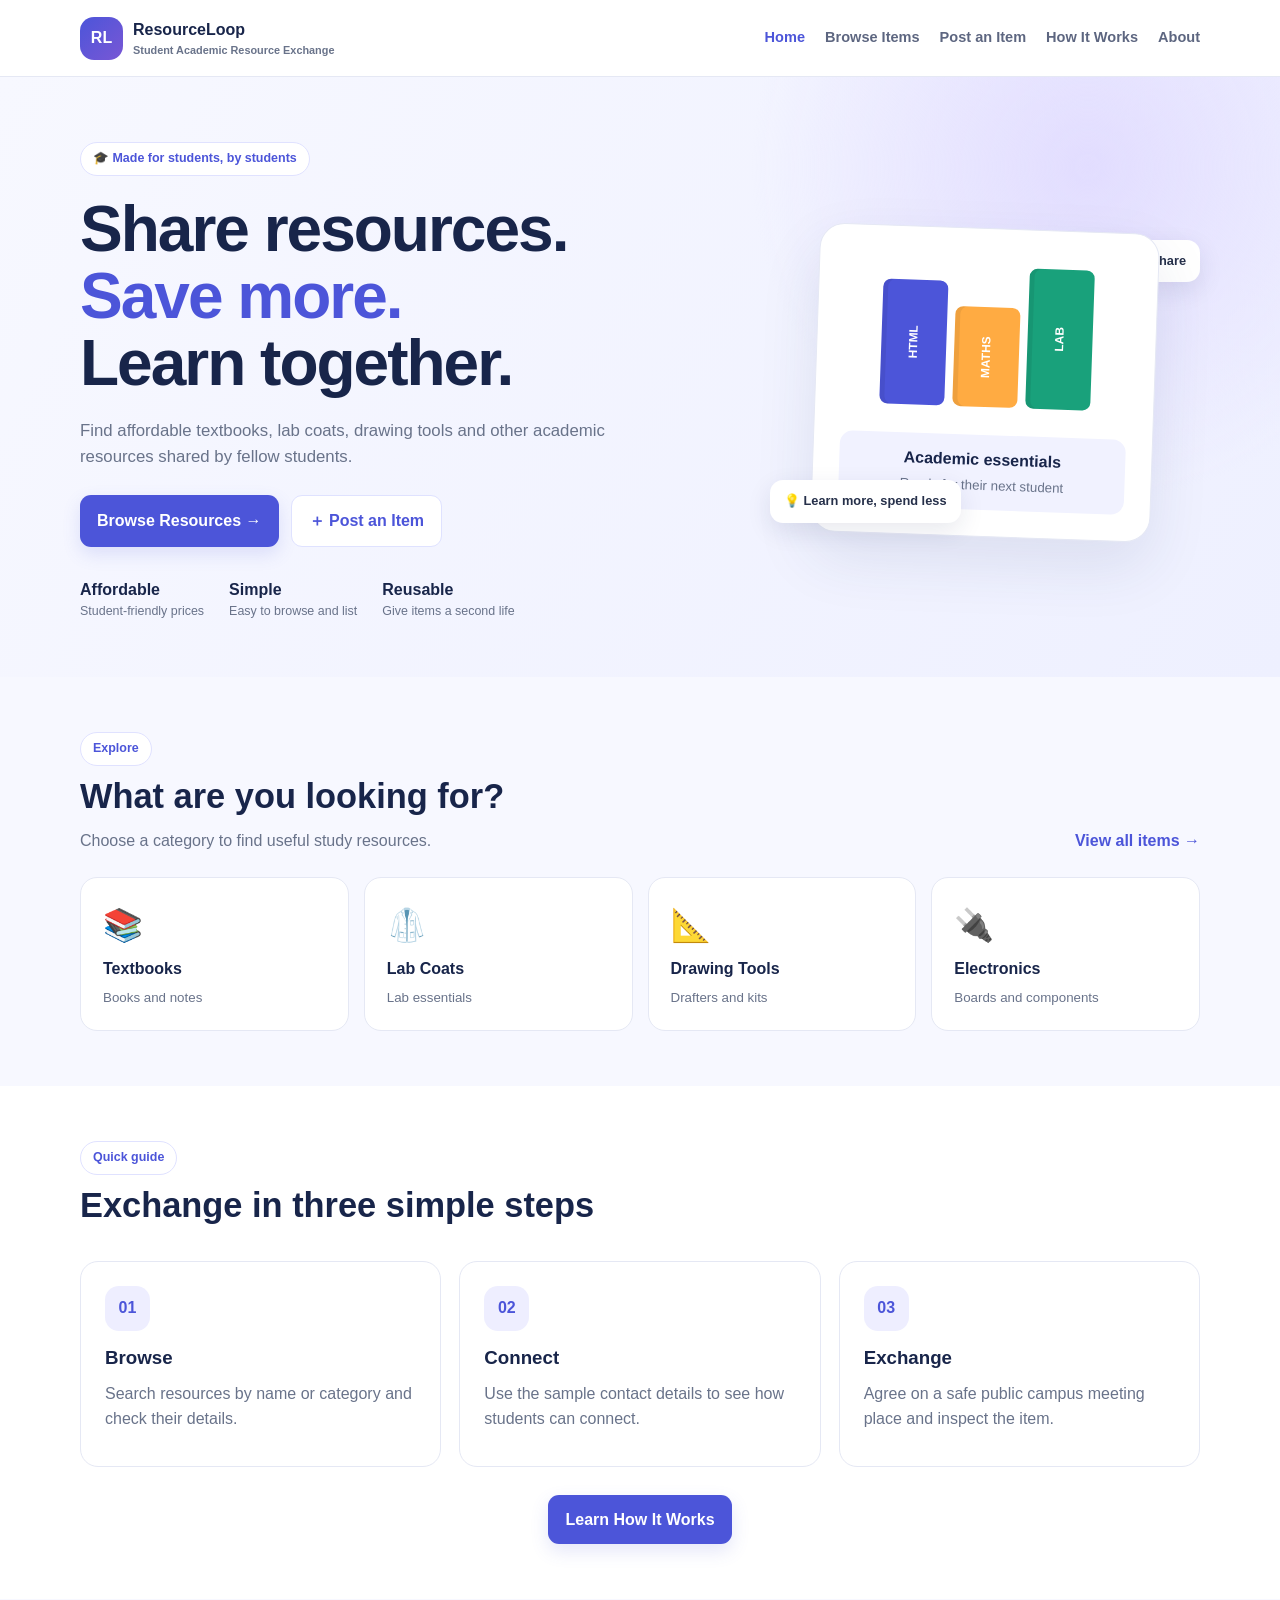
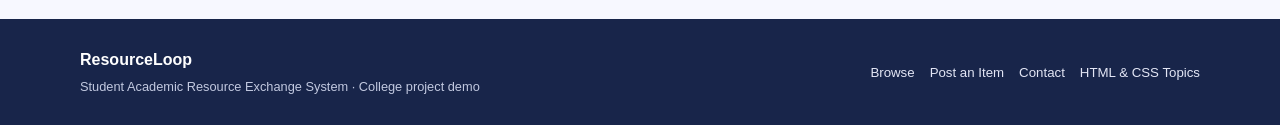
<file: index.html>
<!DOCTYPE html>
<html lang="en">
<head>
  <meta charset="UTF-8">
  <meta name="viewport" content="width=device-width, initial-scale=1.0">
  <title>ResourceLoop | Student Academic Resource Exchange</title>
  <link rel="stylesheet" href="style.css">
</head>
<body>
<header class="site-header">
  <div class="container nav">
    <a class="brand" href="index.html"><span class="logo">RL</span><span>ResourceLoop<small>Student Academic Resource Exchange</small></span></a>
    
    <nav id="mainNav">
      <a class="active" href="index.html">Home</a>
      <a href="browse.html">Browse Items</a>
      <a href="post.html">Post an Item</a>
      <a href="how-it-works.html">How It Works</a>
      <a href="about.html">About</a>
    </nav>
  </div>
</header>
<main>
  <section class="hero">
    <div class="container hero-grid">
      <div>
        <span class="eyebrow">🎓 Made for students, by students</span>
        <h1>Share resources.<br><span>Save more.</span><br>Learn together.</h1>
        <p>Find affordable textbooks, lab coats, drawing tools and other academic resources shared by fellow students.</p>
        <div class="actions">
          <a class="button primary" href="browse.html">Browse Resources →</a>
          <a class="button secondary" href="post.html">＋ Post an Item</a>
        </div>
        <div class="stats">
          <div><strong>Affordable</strong><small>Student-friendly prices</small></div>
          <div><strong>Simple</strong><small>Easy to browse and list</small></div>
          <div><strong>Reusable</strong><small>Give items a second life</small></div>
        </div>
      </div>
      <div class="hero-art">
        <div class="floating float-a">♻️ Reuse & share</div>
        <div class="resource-illustration">
          <div class="book book-blue">HTML</div><div class="book book-orange">MATHS</div><div class="book book-green">LAB</div>
          <div class="illustration-caption">Academic essentials<br><small>Ready for their next student</small></div>
        </div>
        <div class="floating float-b">💡 Learn more, spend less</div>
      </div>
    </div>
  </section>
  <section class="section">
    <div class="container">
      <div class="section-heading"><div><span class="eyebrow">Explore</span><h2>What are you looking for?</h2><p>Choose a category to find useful study resources.</p></div><a class="text-link" href="browse.html">View all items →</a></div>
      <div class="category-grid">
        <a class="category-card" href="browse.html?category=Textbooks"><span>📚</span><strong>Textbooks</strong><small>Books and notes</small></a>
        <a class="category-card" href="browse.html?category=Lab%20Coat"><span>🥼</span><strong>Lab Coats</strong><small>Lab essentials</small></a>
        <a class="category-card" href="browse.html?category=Drawing%20Tools"><span>📐</span><strong>Drawing Tools</strong><small>Drafters and kits</small></a>
        <a class="category-card" href="browse.html?category=Electronics"><span>🔌</span><strong>Electronics</strong><small>Boards and components</small></a>
      </div>
    </div>
  </section>
  <section class="section soft">
    <div class="container">
      <div class="section-heading"><div><span class="eyebrow">Quick guide</span><h2>Exchange in three simple steps</h2></div></div>
      <div class="three-grid">
        <article class="info-card"><span class="step-icon">01</span><h3>Browse</h3><p>Search resources by name or category and check their details.</p></article>
        <article class="info-card"><span class="step-icon">02</span><h3>Connect</h3><p>Use the sample contact details to see how students can connect.</p></article>
        <article class="info-card"><span class="step-icon">03</span><h3>Exchange</h3><p>Agree on a safe public campus meeting place and inspect the item.</p></article>
      </div>
      <div class="center-action"><a class="button primary" href="how-it-works.html">Learn How It Works</a></div>
    </div>
  </section>
</main>
<footer><div class="container footer-inner"><div><strong>ResourceLoop</strong><p>Student Academic Resource Exchange System · College project demo</p></div><div class="footer-links"><a href="browse.html">Browse</a><a href="post.html">Post an Item</a><a href="contact.html">Contact</a><a href="syllabus.html">HTML & CSS Topics</a></div></div></footer>

</body>
</html>
</file>
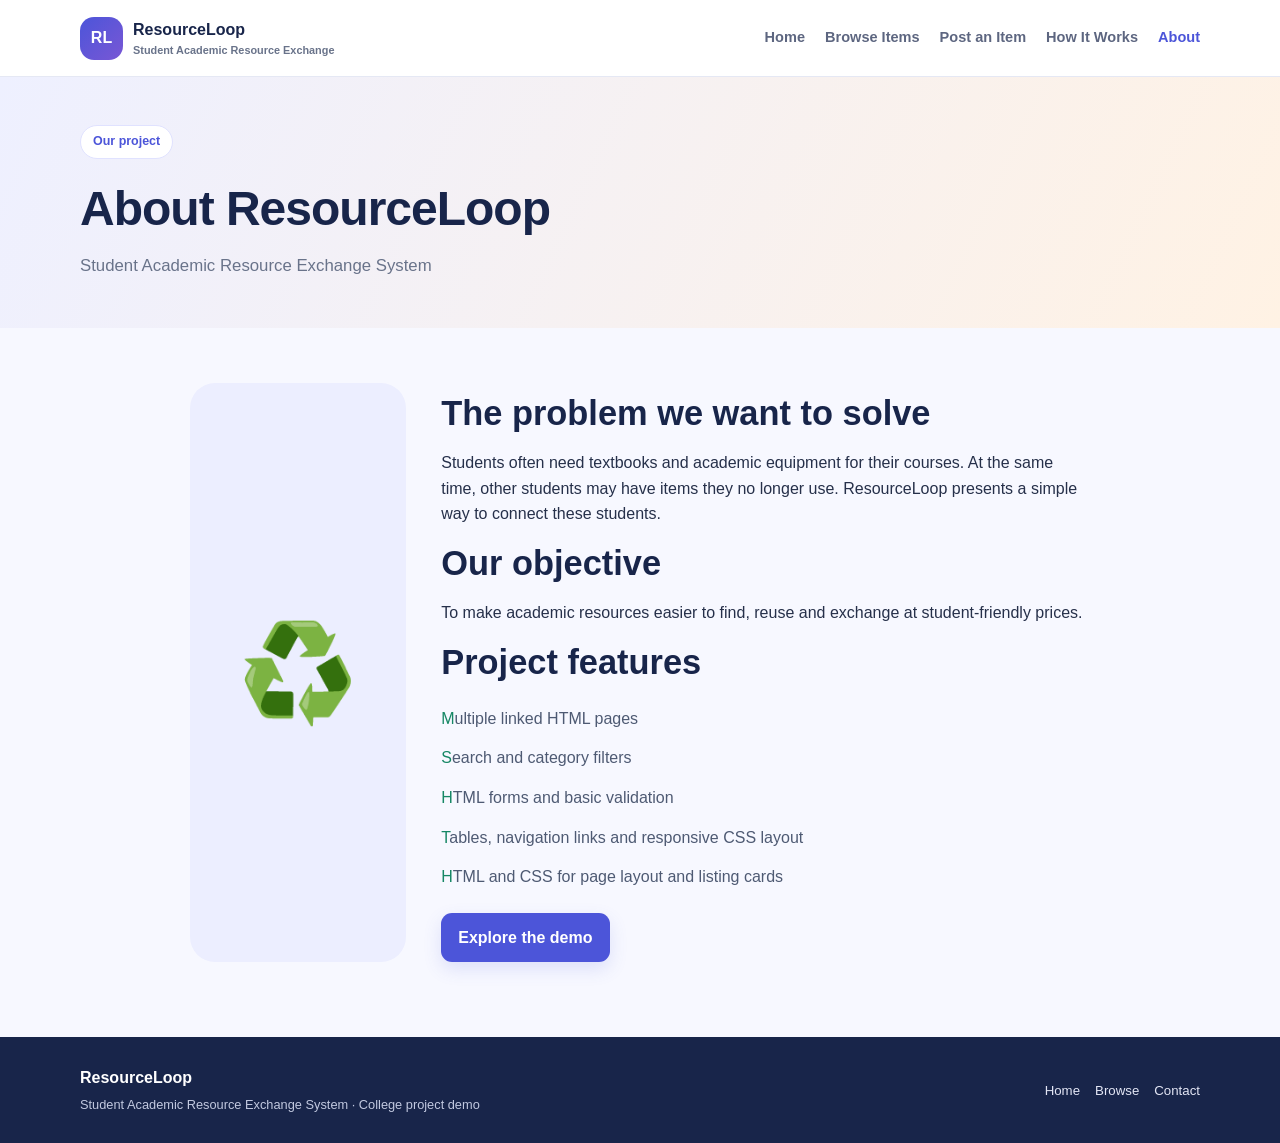
<file: about.html>
<!DOCTYPE html>
<html lang="en"><head><meta charset="UTF-8"><meta name="viewport" content="width=device-width, initial-scale=1.0"><title>About | ResourceLoop</title><link rel="stylesheet" href="style.css"></head>
<body><header class="site-header"><div class="container nav"><a class="brand" href="index.html"><span class="logo">RL</span><span>ResourceLoop<small>Student Academic Resource Exchange</small></span></a><nav id="mainNav"><a href="index.html">Home</a><a href="browse.html">Browse Items</a><a href="post.html">Post an Item</a><a href="how-it-works.html">How It Works</a><a class="active" href="about.html">About</a></nav></div></header>
<main class="page-main"><section class="page-banner"><div class="container"><span class="eyebrow">Our project</span><h1>About ResourceLoop</h1><p>Student Academic Resource Exchange System</p></div></section>
<section class="section"><div class="container about-layout"><div class="about-mark">♻️</div><div><h2>The problem we want to solve</h2><p>Students often need textbooks and academic equipment for their courses. At the same time, other students may have items they no longer use. ResourceLoop presents a simple way to connect these students.</p><h2>Our objective</h2><p>To make academic resources easier to find, reuse and exchange at student-friendly prices.</p><h2>Project features</h2><ul class="check-list"><li>Multiple linked HTML pages</li><li>Search and category filters</li><li>HTML forms and basic validation</li><li>Tables, navigation links and responsive CSS layout</li><li>HTML and CSS for page layout and listing cards</li></ul><a class="button primary" href="browse.html">Explore the demo</a></div></div></section></main>
<footer><div class="container footer-inner"><div><strong>ResourceLoop</strong><p>Student Academic Resource Exchange System · College project demo</p></div><div class="footer-links"><a href="index.html">Home</a><a href="browse.html">Browse</a><a href="contact.html">Contact</a></div></div></footer></body></html>
</file>
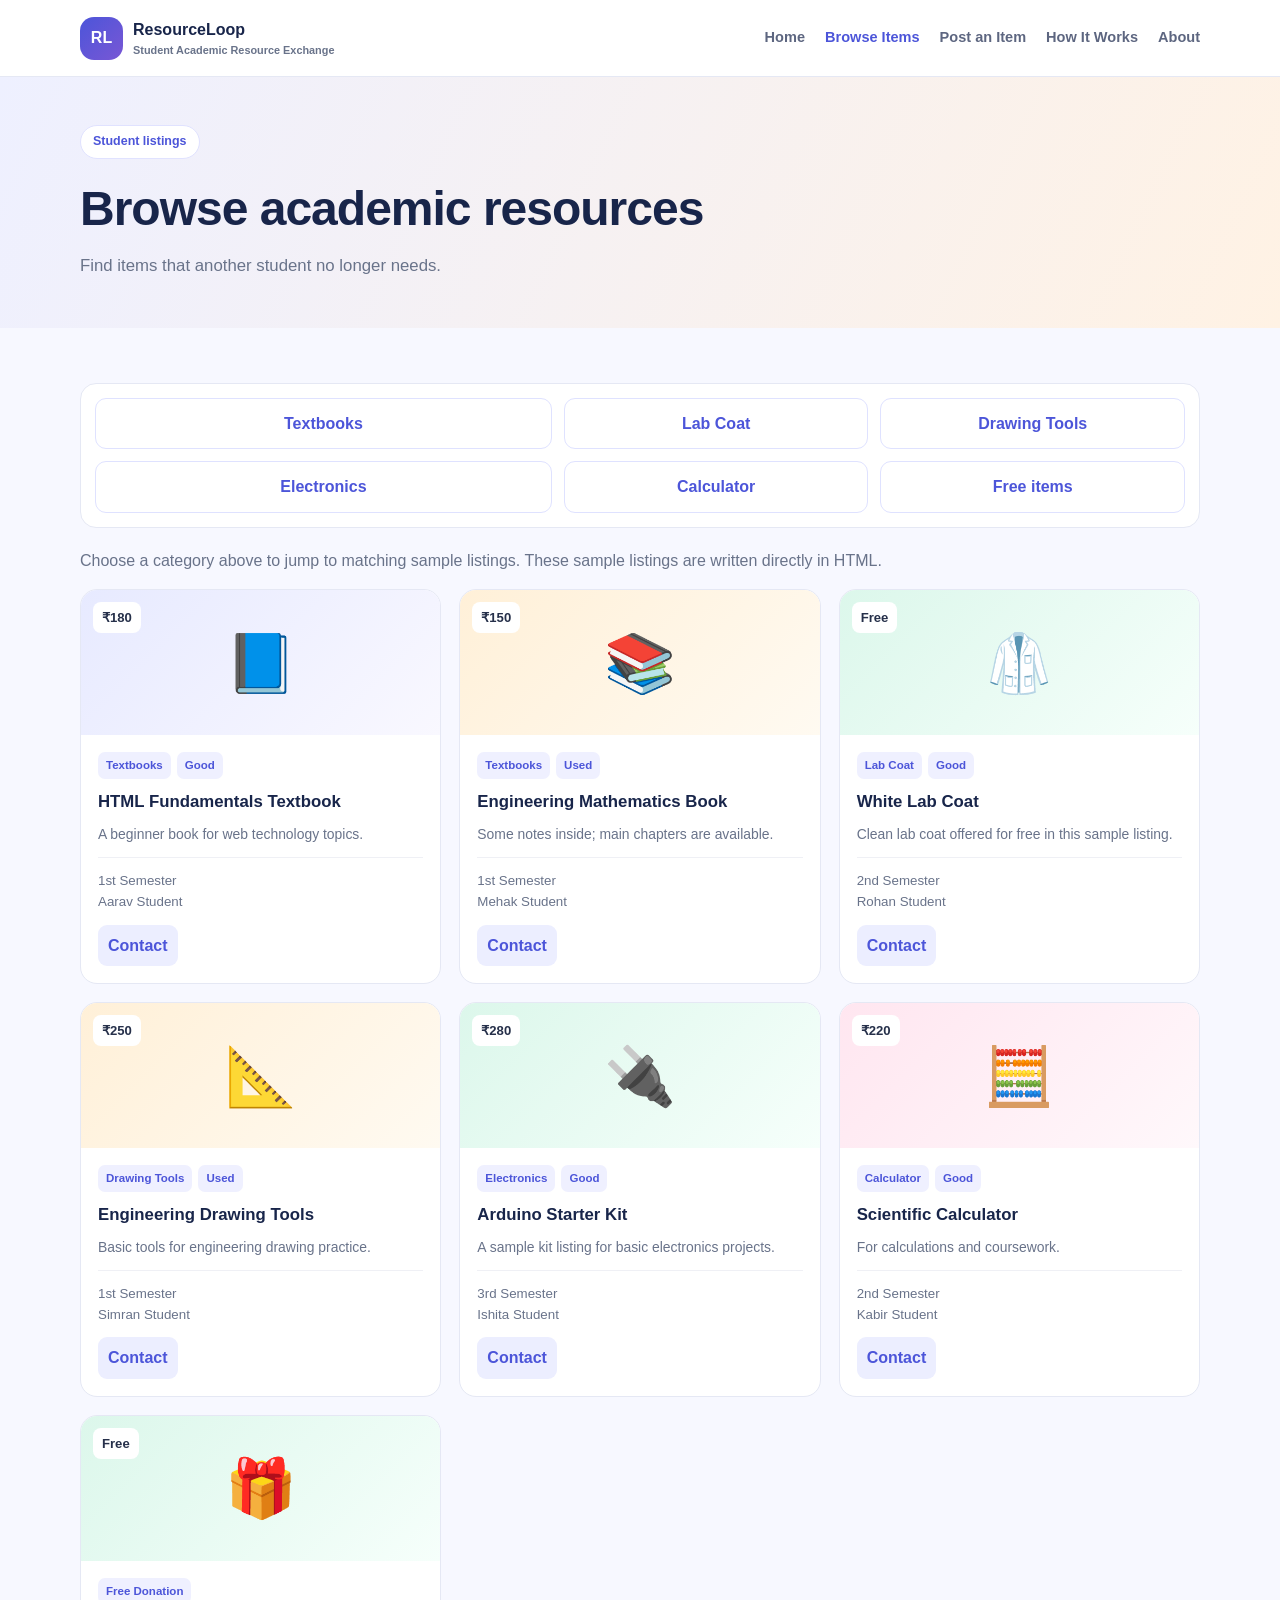
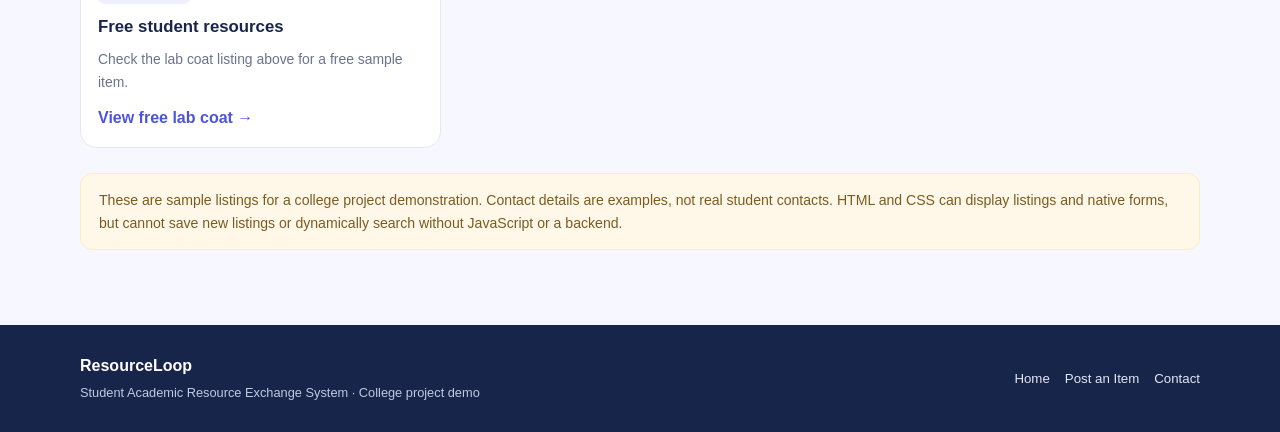
<file: browse.html>
<!DOCTYPE html>
<html lang="en">
<head><meta charset="UTF-8"><meta name="viewport" content="width=device-width, initial-scale=1.0"><title>Browse Items | ResourceLoop</title><link rel="stylesheet" href="style.css"></head>
<body>
<header class="site-header"><div class="container nav"><a class="brand" href="index.html"><span class="logo">RL</span><span>ResourceLoop<small>Student Academic Resource Exchange</small></span></a><nav id="mainNav"><a href="index.html">Home</a><a class="active" href="browse.html">Browse Items</a><a href="post.html">Post an Item</a><a href="how-it-works.html">How It Works</a><a href="about.html">About</a></nav></div></header>
<main class="page-main">
  <section class="page-banner"><div class="container"><span class="eyebrow">Student listings</span><h1>Browse academic resources</h1><p>Find items that another student no longer needs.</p></div></section>
  <section class="section"><div class="container">
    <div class="toolbar">
      <a class="button secondary" href="#textbooks">Textbooks</a>
      <a class="button secondary" href="#lab-coat">Lab Coat</a>
      <a class="button secondary" href="#drawing-tools">Drawing Tools</a>
      <a class="button secondary" href="#electronics">Electronics</a>
      <a class="button secondary" href="#calculator">Calculator</a>
      <a class="button secondary" href="#free-items">Free items</a>
    </div>
    <p class="muted">Choose a category above to jump to matching sample listings. These sample listings are written directly in HTML.</p>
    <div class="items-grid">
      <article class="item-card" id="textbooks"><div class="item-image blue"><span>📘</span><span class="item-price">₹180</span></div><div class="item-content"><div class="item-tags"><span class="tag">Textbooks</span><span class="tag">Good</span></div><h3>HTML Fundamentals Textbook</h3><p>A beginner book for web technology topics.</p><div class="item-footer"><small>1st Semester<br>Aarav Student</small></div><details><summary class="small-button">Contact</summary><p>aarav@example.com</p></details></div></article>
      <article class="item-card"><div class="item-image orange"><span>📚</span><span class="item-price">₹150</span></div><div class="item-content"><div class="item-tags"><span class="tag">Textbooks</span><span class="tag">Used</span></div><h3>Engineering Mathematics Book</h3><p>Some notes inside; main chapters are available.</p><div class="item-footer"><small>1st Semester<br>Mehak Student</small></div><details><summary class="small-button">Contact</summary><p>mehak@example.com</p></details></div></article>
      <article class="item-card" id="lab-coat"><div class="item-image green"><span>🥼</span><span class="item-price">Free</span></div><div class="item-content"><div class="item-tags"><span class="tag">Lab Coat</span><span class="tag">Good</span></div><h3>White Lab Coat</h3><p>Clean lab coat offered for free in this sample listing.</p><div class="item-footer"><small>2nd Semester<br>Rohan Student</small></div><details><summary class="small-button">Contact</summary><p>rohan@example.com</p></details></div></article>
      <article class="item-card" id="drawing-tools"><div class="item-image orange"><span>📐</span><span class="item-price">₹250</span></div><div class="item-content"><div class="item-tags"><span class="tag">Drawing Tools</span><span class="tag">Used</span></div><h3>Engineering Drawing Tools</h3><p>Basic tools for engineering drawing practice.</p><div class="item-footer"><small>1st Semester<br>Simran Student</small></div><details><summary class="small-button">Contact</summary><p>simran@example.com</p></details></div></article>
      <article class="item-card" id="electronics"><div class="item-image green"><span>🔌</span><span class="item-price">₹280</span></div><div class="item-content"><div class="item-tags"><span class="tag">Electronics</span><span class="tag">Good</span></div><h3>Arduino Starter Kit</h3><p>A sample kit listing for basic electronics projects.</p><div class="item-footer"><small>3rd Semester<br>Ishita Student</small></div><details><summary class="small-button">Contact</summary><p>ishita@example.com</p></details></div></article>
      <article class="item-card" id="calculator"><div class="item-image pink"><span>🧮</span><span class="item-price">₹220</span></div><div class="item-content"><div class="item-tags"><span class="tag">Calculator</span><span class="tag">Good</span></div><h3>Scientific Calculator</h3><p>For calculations and coursework.</p><div class="item-footer"><small>2nd Semester<br>Kabir Student</small></div><details><summary class="small-button">Contact</summary><p>kabir@example.com</p></details></div></article>
      <article class="item-card" id="free-items"><div class="item-image green"><span>🎁</span><span class="item-price">Free</span></div><div class="item-content"><div class="item-tags"><span class="tag">Free Donation</span></div><h3>Free student resources</h3><p>Check the lab coat listing above for a free sample item.</p><a class="text-link" href="#lab-coat">View free lab coat →</a></div></article>
    </div>
    <div class="note-box">These are sample listings for a college project demonstration. Contact details are examples, not real student contacts. HTML and CSS can display listings and native forms, but cannot save new listings or dynamically search without JavaScript or a backend.</div>
  </div></section>
</main>
<footer><div class="container footer-inner"><div><strong>ResourceLoop</strong><p>Student Academic Resource Exchange System · College project demo</p></div><div class="footer-links"><a href="index.html">Home</a><a href="post.html">Post an Item</a><a href="contact.html">Contact</a></div></div></footer>
</body></html>
</file>
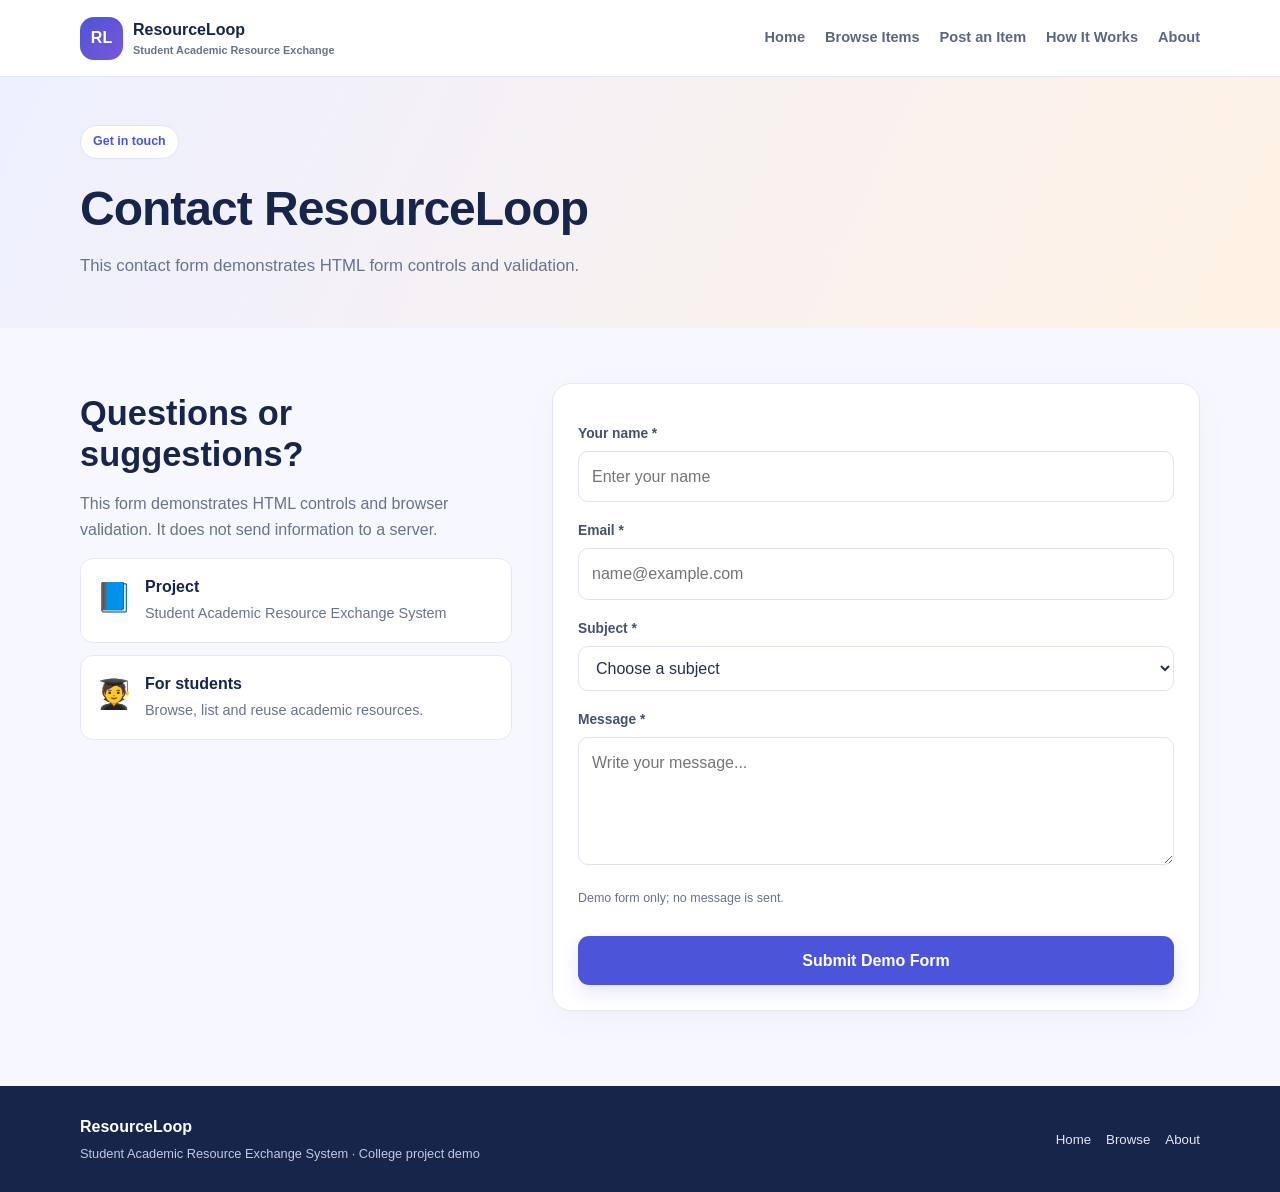
<file: contact.html>
<!DOCTYPE html>
<html lang="en"><head><meta charset="UTF-8"><meta name="viewport" content="width=device-width, initial-scale=1.0"><title>Contact | ResourceLoop</title><link rel="stylesheet" href="style.css"></head>
<body><header class="site-header"><div class="container nav"><a class="brand" href="index.html"><span class="logo">RL</span><span>ResourceLoop<small>Student Academic Resource Exchange</small></span></a><nav id="mainNav"><a href="index.html">Home</a><a href="browse.html">Browse Items</a><a href="post.html">Post an Item</a><a href="how-it-works.html">How It Works</a><a href="about.html">About</a></nav></div></header>
<main class="page-main"><section class="page-banner"><div class="container"><span class="eyebrow">Get in touch</span><h1>Contact ResourceLoop</h1><p>This contact form demonstrates HTML form controls and validation.</p></div></section>
<section class="section"><div class="container contact-layout"><div><h2>Questions or suggestions?</h2><p class="muted">This form demonstrates HTML controls and browser validation. It does not send information to a server.</p><div class="contact-tile"><span>📘</span><div><strong>Project</strong><p>Student Academic Resource Exchange System</p></div></div><div class="contact-tile"><span>🧑‍🎓</span><div><strong>For students</strong><p>Browse, list and reuse academic resources.</p></div></div></div>
<form class="form-card" action="#contact-note" method="get"><label for="contactName">Your name *</label><input id="contactName" class="field" required maxlength="60" placeholder="Enter your name"><label for="contactEmail">Email *</label><input id="contactEmail" class="field" type="email" required placeholder="name@example.com"><label for="contactSubject">Subject *</label><select id="contactSubject" class="field" required><option value="">Choose a subject</option><option>Question about an item</option><option>Website suggestion</option><option>Report a listing</option><option>Other</option></select><label for="contactMessage">Message *</label><textarea id="contactMessage" class="field" rows="4" required maxlength="500" placeholder="Write your message..."></textarea><p id="contact-note" class="small muted">Demo form only; no message is sent.</p><button class="button primary full-width" type="submit">Submit Demo Form</button></form></div></section></main>
<footer><div class="container footer-inner"><div><strong>ResourceLoop</strong><p>Student Academic Resource Exchange System · College project demo</p></div><div class="footer-links"><a href="index.html">Home</a><a href="browse.html">Browse</a><a href="about.html">About</a></div></div></footer></body></html>
</file>
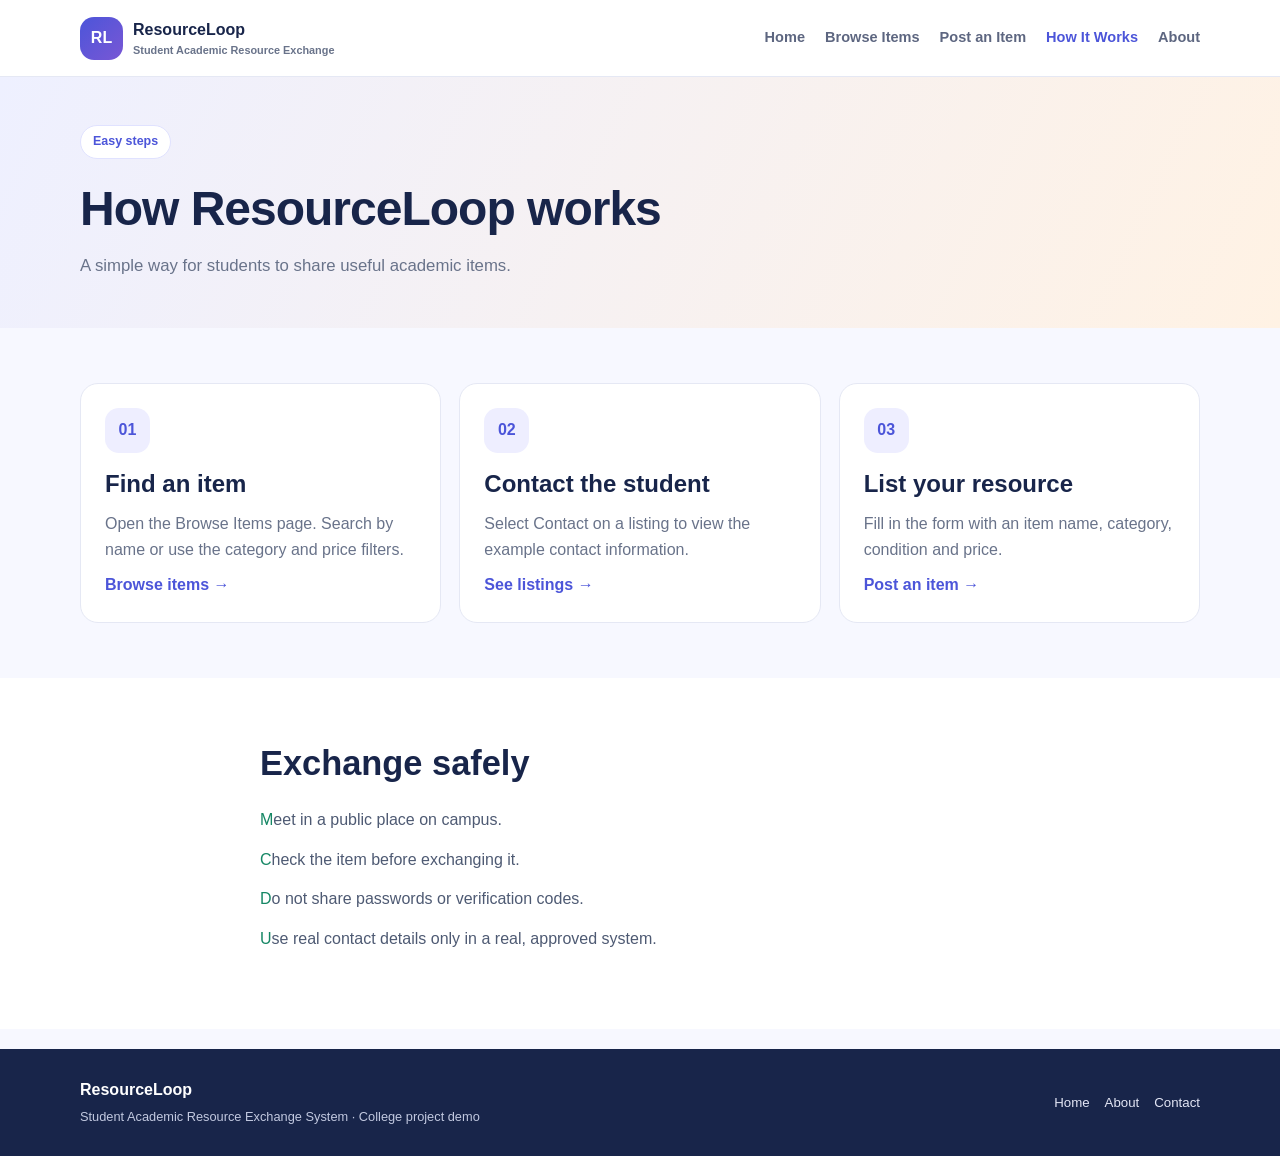
<file: how-it-works.html>
<!DOCTYPE html>
<html lang="en"><head><meta charset="UTF-8"><meta name="viewport" content="width=device-width, initial-scale=1.0"><title>How It Works | ResourceLoop</title><link rel="stylesheet" href="style.css"></head>
<body><header class="site-header"><div class="container nav"><a class="brand" href="index.html"><span class="logo">RL</span><span>ResourceLoop<small>Student Academic Resource Exchange</small></span></a><nav id="mainNav"><a href="index.html">Home</a><a href="browse.html">Browse Items</a><a href="post.html">Post an Item</a><a class="active" href="how-it-works.html">How It Works</a><a href="about.html">About</a></nav></div></header>
<main class="page-main"><section class="page-banner"><div class="container"><span class="eyebrow">Easy steps</span><h1>How ResourceLoop works</h1><p>A simple way for students to share useful academic items.</p></div></section>
<section class="section"><div class="container three-grid"><article class="info-card"><span class="step-icon">01</span><h2>Find an item</h2><p>Open the Browse Items page. Search by name or use the category and price filters.</p><a class="text-link" href="browse.html">Browse items →</a></article><article class="info-card"><span class="step-icon">02</span><h2>Contact the student</h2><p>Select Contact on a listing to view the example contact information.</p><a class="text-link" href="browse.html">See listings →</a></article><article class="info-card"><span class="step-icon">03</span><h2>List your resource</h2><p>Fill in the form with an item name, category, condition and price.</p><a class="text-link" href="post.html">Post an item →</a></article></div></section>
<section class="section soft"><div class="container narrow"><h2>Exchange safely</h2><ul class="check-list"><li>Meet in a public place on campus.</li><li>Check the item before exchanging it.</li><li>Do not share passwords or verification codes.</li><li>Use real contact details only in a real, approved system.</li></ul></div></section></main>
<footer><div class="container footer-inner"><div><strong>ResourceLoop</strong><p>Student Academic Resource Exchange System · College project demo</p></div><div class="footer-links"><a href="index.html">Home</a><a href="about.html">About</a><a href="contact.html">Contact</a></div></div></footer></body></html>
</file>
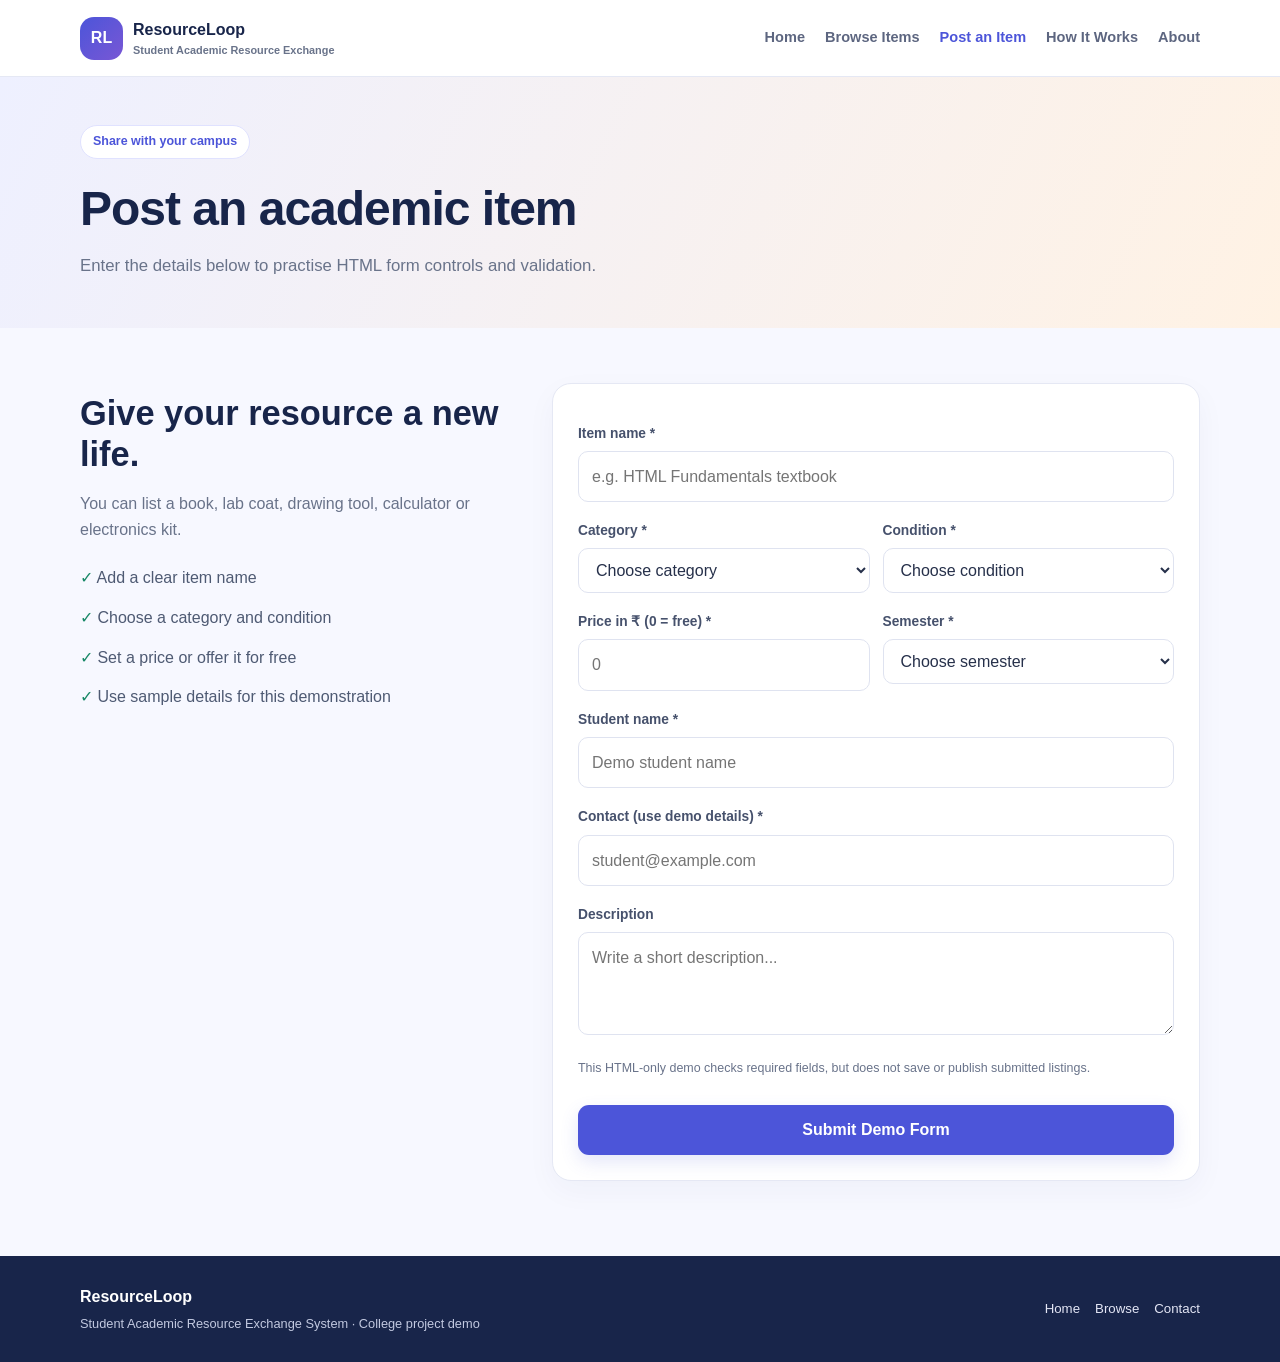
<file: post.html>
<!DOCTYPE html>
<html lang="en">
<head><meta charset="UTF-8"><meta name="viewport" content="width=device-width, initial-scale=1.0"><title>Post an Item | ResourceLoop</title><link rel="stylesheet" href="style.css"></head>
<body>
<header class="site-header"><div class="container nav"><a class="brand" href="index.html"><span class="logo">RL</span><span>ResourceLoop<small>Student Academic Resource Exchange</small></span></a><nav id="mainNav"><a href="index.html">Home</a><a href="browse.html">Browse Items</a><a class="active" href="post.html">Post an Item</a><a href="how-it-works.html">How It Works</a><a href="about.html">About</a></nav></div></header>
<main class="page-main"><section class="page-banner"><div class="container"><span class="eyebrow">Share with your campus</span><h1>Post an academic item</h1><p>Enter the details below to practise HTML form controls and validation.</p></div></section>
<section class="section"><div class="container form-layout"><div><h2>Give your resource a new life.</h2><p class="muted">You can list a book, lab coat, drawing tool, calculator or electronics kit.</p><ul class="check-list"><li>✓ Add a clear item name</li><li>✓ Choose a category and condition</li><li>✓ Set a price or offer it for free</li><li>✓ Use sample details for this demonstration</li></ul></div>
<form class="form-card" action="#form-note" method="get">

<label for="itemName">Item name *</label><input class="field" id="itemName" required maxlength="80" placeholder="e.g. HTML Fundamentals textbook">
<div class="form-row"><div><label for="itemCategory">Category *</label><select class="field" id="itemCategory" required><option value="">Choose category</option><option>Textbooks</option><option>Lab Coat</option><option>Drawing Tools</option><option>Electronics</option><option>Calculator</option></select></div><div><label for="itemCondition">Condition *</label><select class="field" id="itemCondition" required><option value="">Choose condition</option><option>Like New</option><option>Good</option><option>Used</option></select></div></div>
<div class="form-row"><div><label for="itemPrice">Price in ₹ (0 = free) *</label><input class="field" id="itemPrice" type="number" min="0" max="100000" required placeholder="0"></div><div><label for="itemSemester">Semester *</label><select class="field" id="itemSemester" required><option value="">Choose semester</option><option>1st Semester</option><option>2nd Semester</option><option>3rd Semester</option><option>4th Semester</option><option>5th Semester</option><option>6th Semester</option><option>7th Semester</option><option>8th Semester</option></select></div></div>
<label for="sellerName">Student name *</label><input class="field" id="sellerName" required maxlength="60" placeholder="Demo student name">
<label for="sellerContact">Contact (use demo details) *</label><input class="field" id="sellerContact" required maxlength="100" placeholder="student@example.com">
<label for="itemDescription">Description</label><textarea class="field" id="itemDescription" rows="3" maxlength="300" placeholder="Write a short description..."></textarea>
<p class="small muted" id="form-note">This HTML-only demo checks required fields, but does not save or publish submitted listings.</p>
<button class="button primary full-width" type="submit">Submit Demo Form</button>
</form></div></section></main>
<footer><div class="container footer-inner"><div><strong>ResourceLoop</strong><p>Student Academic Resource Exchange System · College project demo</p></div><div class="footer-links"><a href="index.html">Home</a><a href="browse.html">Browse</a><a href="contact.html">Contact</a></div></div></footer>
</body></html>
</file>
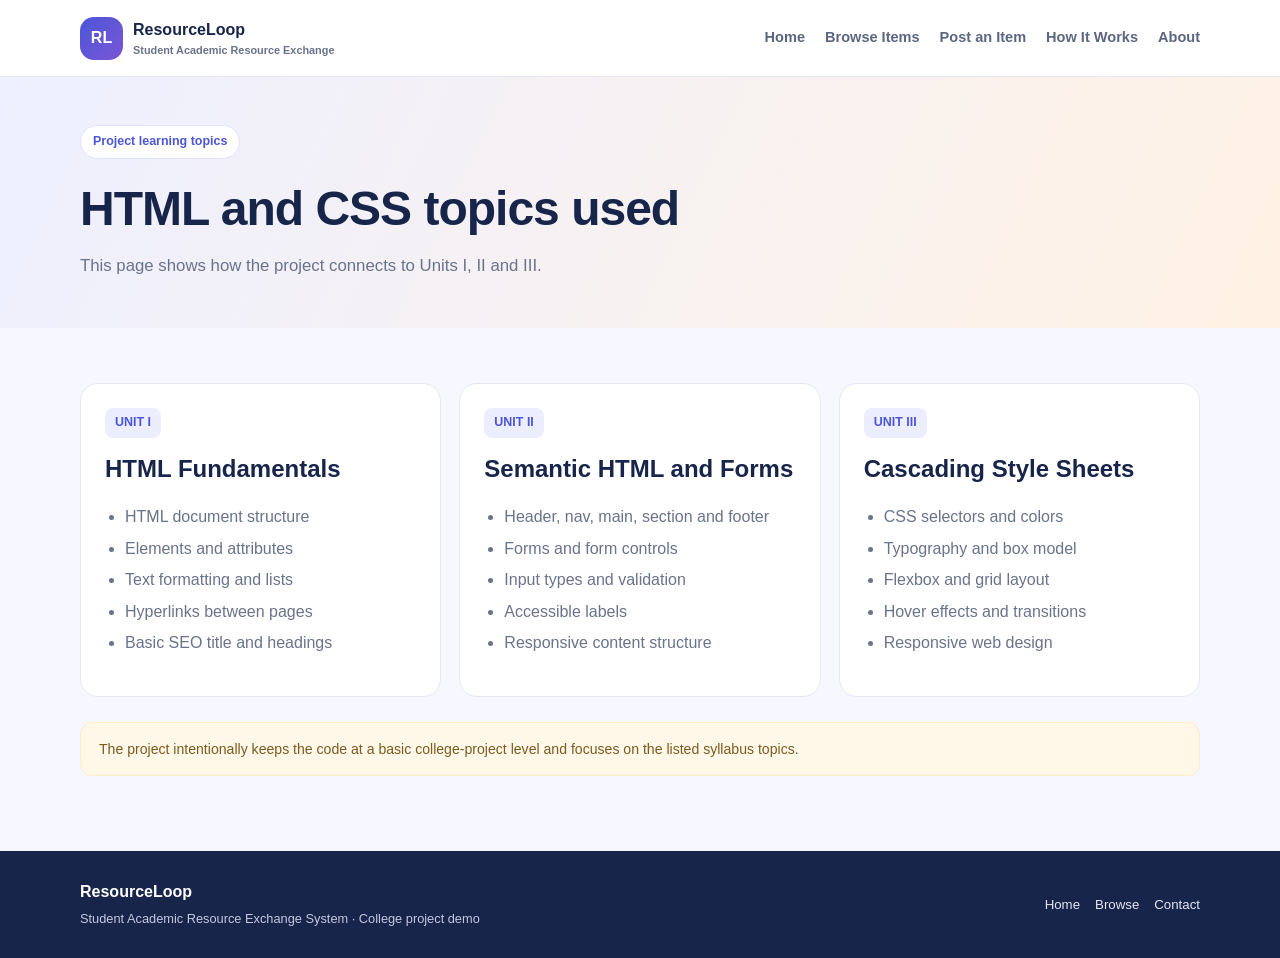
<file: syllabus.html>
<!DOCTYPE html>
<html lang="en"><head><meta charset="UTF-8"><meta name="viewport" content="width=device-width, initial-scale=1.0"><title>HTML & CSS Topics | ResourceLoop</title><link rel="stylesheet" href="style.css"></head>
<body><header class="site-header"><div class="container nav"><a class="brand" href="index.html"><span class="logo">RL</span><span>ResourceLoop<small>Student Academic Resource Exchange</small></span></a><nav id="mainNav"><a href="index.html">Home</a><a href="browse.html">Browse Items</a><a href="post.html">Post an Item</a><a href="how-it-works.html">How It Works</a><a href="about.html">About</a></nav></div></header>
<main class="page-main"><section class="page-banner"><div class="container"><span class="eyebrow">Project learning topics</span><h1>HTML and CSS topics used</h1><p>This page shows how the project connects to Units I, II and III.</p></div></section>
<section class="section"><div class="container syllabus-grid"><article class="info-card"><span class="unit-label">UNIT I</span><h2>HTML Fundamentals</h2><ul><li>HTML document structure</li><li>Elements and attributes</li><li>Text formatting and lists</li><li>Hyperlinks between pages</li><li>Basic SEO title and headings</li></ul></article><article class="info-card"><span class="unit-label">UNIT II</span><h2>Semantic HTML and Forms</h2><ul><li>Header, nav, main, section and footer</li><li>Forms and form controls</li><li>Input types and validation</li><li>Accessible labels</li><li>Responsive content structure</li></ul></article><article class="info-card"><span class="unit-label">UNIT III</span><h2>Cascading Style Sheets</h2><ul><li>CSS selectors and colors</li><li>Typography and box model</li><li>Flexbox and grid layout</li><li>Hover effects and transitions</li><li>Responsive web design</li></ul></article></div><div class="container"><div class="note-box">The project intentionally keeps the code at a basic college-project level and focuses on the listed syllabus topics.</div></div></section></main>
<footer><div class="container footer-inner"><div><strong>ResourceLoop</strong><p>Student Academic Resource Exchange System · College project demo</p></div><div class="footer-links"><a href="index.html">Home</a><a href="browse.html">Browse</a><a href="contact.html">Contact</a></div></div></footer></body></html>
</file>
<file: style.css>
*{box-sizing:border-box} :root{--navy:#18254a;--blue:#4c55d9;--purple:#7957d5;--orange:#ffb454;--ink:#26304a;--muted:#69738a;--bg:#f7f8ff;--line:#e5e8f4;--white:#fff;--green:#168765}html{scroll-behavior:smooth}body{margin:0;background:var(--bg);color:var(--ink);font-family:Arial,Helvetica,sans-serif;line-height:1.6}a{color:inherit}button,input,select,textarea{font:inherit}.container{width:min(1120px,92%);margin:auto}.site-header{position:sticky;top:0;z-index:10;background:#ffffffed;border-bottom:1px solid var(--line);backdrop-filter:blur(10px)}.nav{min-height:76px;display:flex;align-items:center;justify-content:space-between;gap:20px}.brand{display:flex;align-items:center;gap:10px;text-decoration:none;font-weight:800;color:var(--navy)}.brand small{display:block;font-size:.68rem;color:var(--muted);font-weight:600}.logo{display:grid;place-items:center;width:43px;height:43px;border-radius:14px;color:white;background:linear-gradient(135deg,var(--blue),var(--purple));font-size:1rem}.nav nav{display:flex;align-items:center;gap:20px}.nav nav a{text-decoration:none;color:#5d6680;font-size:.91rem;font-weight:700;padding:8px 0}.nav nav a:hover,.nav nav a.active{color:var(--blue)}.menu-button{display:none;border:0;background:#eef0ff;color:var(--blue);padding:9px 12px;border-radius:10px}.hero{padding:65px 0 55px;background:radial-gradient(circle at 85% 15%,#e2ddff 0,transparent 28%),linear-gradient(120deg,#f7f8ff,#eef0ff)}.hero-grid{display:grid;grid-template-columns:1.2fr .8fr;gap:45px;align-items:center}.eyebrow{display:inline-block;background:#fff;color:var(--blue);border:1px solid #e0e2ff;padding:6px 12px;border-radius:30px;font-size:.78rem;font-weight:800}.hero h1{font-size:clamp(2.6rem,5vw,4.25rem);line-height:1.05;letter-spacing:-2px;color:var(--navy);margin:20px 0}.hero h1 span{color:var(--blue)}.hero p,.page-banner p{color:var(--muted);font-size:1.05rem;max-width:590px}.actions{display:flex;gap:12px;flex-wrap:wrap;margin-top:24px}.button{display:inline-flex;justify-content:center;align-items:center;border:0;border-radius:11px;padding:12px 17px;text-decoration:none;font-weight:800;cursor:pointer;transition:.2s}.button:hover{transform:translateY(-2px)}.primary{background:var(--blue);color:#fff;box-shadow:0 7px 18px #4c55d926}.primary:hover{background:#3d46c4}.secondary{background:white;color:var(--blue);border:1px solid #dfe2ff}.stats{display:flex;gap:25px;flex-wrap:wrap;margin-top:30px}.stats strong,.stats small{display:block}.stats strong{color:var(--navy)}.stats small{font-size:.78rem;color:var(--muted)}.hero-art{position:relative;min-height:300px;display:grid;place-items:center}.resource-illustration{width:min(340px,100%);padding:26px;background:white;border:1px solid var(--line);border-radius:25px;box-shadow:0 25px 60px #29366c1a;transform:rotate(2deg);text-align:center}.book{display:inline-flex;align-items:center;justify-content:center;writing-mode:vertical-rl;transform:rotate(180deg);width:65px;margin:12px 4px 20px;border-radius:8px;color:#fff;font-size:.75rem;font-weight:800;box-shadow:inset -5px 0 #0001}.book-blue{height:125px;background:#4c55d9}.book-orange{height:100px;background:#ffab42}.book-green{height:140px;background:#19a17b}.illustration-caption{background:#f1f2ff;border-radius:13px;padding:12px;font-weight:800;color:var(--navy)}.illustration-caption small{font-weight:500;color:var(--muted)}.floating{position:absolute;background:white;padding:11px 14px;border-radius:13px;box-shadow:0 8px 25px #1d28551a;font-size:.8rem;font-weight:800}.float-a{top:12px;right:0}.float-b{bottom:14px;left:0}.section{padding:55px 0}.soft{background:#fff}.section-heading{display:flex;justify-content:space-between;align-items:end;gap:20px;margin-bottom:24px}.section-heading h2,.form-layout h2,.about-layout h2,.contact-layout h2,.narrow h2{margin:10px 0;color:var(--navy);font-size:clamp(1.6rem,3vw,2.15rem);line-height:1.2}.section-heading p{color:var(--muted);margin:0}.text-link{color:var(--blue);font-weight:800;text-decoration:none}.category-grid{display:grid;grid-template-columns:repeat(4,1fr);gap:15px}.category-card{background:white;border:1px solid var(--line);border-radius:17px;padding:22px;text-decoration:none;display:flex;flex-direction:column;gap:5px;transition:.2s}.category-card:hover{transform:translateY(-4px);border-color:#b8bcff;box-shadow:0 12px 30px #26326c10}.category-card span{font-size:2rem}.category-card strong{color:var(--navy)}.category-card small{color:var(--muted)}.three-grid{display:grid;grid-template-columns:repeat(3,1fr);gap:18px}.info-card{background:#fff;border:1px solid var(--line);border-radius:18px;padding:24px}.info-card h2,.info-card h3{color:var(--navy);margin:12px 0 8px}.info-card p,.muted{color:var(--muted)}.info-card p{margin:0 0 10px}.step-icon{display:grid;place-items:center;width:45px;height:45px;border-radius:14px;background:#eeeeff;color:var(--blue);font-weight:900}.center-action{text-align:center;margin-top:28px}.page-main{min-height:60vh}.page-banner{padding:48px 0;background:linear-gradient(115deg,#eef0ff,#fff2e4)}.page-banner h1{font-size:clamp(2rem,4vw,3rem);color:var(--navy);margin:12px 0 5px;letter-spacing:-1px}.page-banner p{margin:0}.toolbar{display:grid;grid-template-columns:1.5fr 1fr 1fr;gap:12px;background:white;border:1px solid var(--line);border-radius:16px;padding:14px;margin-bottom:20px}.field{width:100%;padding:12px 13px;border:1px solid #dfe3f0;border-radius:10px;background:#fff;color:var(--ink);outline:none}.field:focus{border-color:#888df0;box-shadow:0 0 0 3px #4c55d91c}label{display:block;font-size:.86rem;font-weight:800;color:#46516c;margin:14px 0 6px}.items-grid{display:grid;grid-template-columns:repeat(3,1fr);gap:18px}.item-card{background:white;border:1px solid var(--line);border-radius:17px;overflow:hidden;display:flex;flex-direction:column;transition:.2s}.item-card:hover{transform:translateY(-3px);box-shadow:0 12px 30px #26326c10}.item-image{height:145px;display:grid;place-items:center;font-size:3.6rem;background:linear-gradient(135deg,#e7eaff,#f9f8ff);position:relative}.item-image.orange{background:linear-gradient(135deg,#fff0d8,#fffaf1)}.item-image.green{background:linear-gradient(135deg,#dcf7eb,#f6fffb)}.item-image.pink{background:linear-gradient(135deg,#ffe6f0,#fff8fb)}.item-price{position:absolute;left:12px;top:12px;background:#fff;padding:5px 9px;border-radius:8px;font-size:.82rem;font-weight:900}.item-content{padding:17px;display:flex;flex-direction:column;flex:1}.item-content h3{margin:0 0 7px;color:var(--navy);font-size:1.05rem}.item-content p{font-size:.87rem;color:var(--muted);margin:0 0 12px}.item-tags{display:flex;gap:6px;flex-wrap:wrap;margin-bottom:10px}.tag{font-size:.72rem;background:#eff0ff;color:var(--blue);padding:4px 8px;border-radius:7px;font-weight:800}.item-footer{border-top:1px solid #eff0f5;padding-top:12px;margin-top:auto;display:flex;align-items:center;justify-content:space-between;gap:8px}.item-footer small{color:var(--muted)}.small-button{border:0;background:#eceeff;color:var(--blue);font-weight:800;padding:8px 10px;border-radius:9px;cursor:pointer}.empty-state{grid-column:1/-1;text-align:center;padding:40px;background:#fff;border:1px dashed #ccd2e5;border-radius:16px}.note-box{margin-top:25px;padding:15px 18px;border-radius:12px;background:#fff8e9;border:1px solid #ffebc4;color:#7b5b20;font-size:.88rem}.form-layout,.contact-layout{display:grid;grid-template-columns:.8fr 1.2fr;gap:40px;align-items:start}.form-card{background:white;border:1px solid var(--line);border-radius:19px;padding:25px;box-shadow:0 10px 30px #25316b0a}.form-card .field{margin-bottom:4px}.form-row{display:grid;grid-template-columns:1fr 1fr;gap:13px}.form-card textarea{resize:vertical}.check-list{padding-left:0;list-style:none;color:#4e5a73}.check-list li{padding:7px 0}.check-list li::first-letter{color:var(--green)}.success-message{display:none;background:#e4f8ee;color:#116344;border-radius:10px;padding:12px;margin-bottom:14px;font-weight:800}.small{font-size:.78rem}.full-width{width:100%;margin-top:14px}.narrow{max-width:760px}.about-layout{display:grid;grid-template-columns:.5fr 1.5fr;gap:35px;max-width:900px;margin:auto}.about-mark{font-size:6rem;display:grid;place-items:center;background:#eceeff;border-radius:25px;min-height:220px}.contact-tile{display:flex;gap:13px;padding:15px;background:#fff;border:1px solid var(--line);border-radius:13px;margin-top:12px}.contact-tile span{font-size:1.8rem}.contact-tile strong{color:var(--navy)}.contact-tile p{margin:2px 0;color:var(--muted);font-size:.9rem}.syllabus-grid{display:grid;grid-template-columns:repeat(3,1fr);gap:18px}.unit-label{display:inline-block;background:#eceeff;color:var(--blue);font-size:.78rem;font-weight:900;padding:5px 10px;border-radius:8px}.syllabus-grid ul{padding-left:20px;color:var(--muted)}.syllabus-grid li{margin:6px 0}footer{background:var(--navy);color:#fff;padding:28px 0;margin-top:20px}.footer-inner{display:flex;align-items:center;justify-content:space-between;gap:20px;flex-wrap:wrap}.footer-inner p{margin:4px 0 0;color:#c2c9e0;font-size:.8rem}.footer-links{display:flex;gap:15px;flex-wrap:wrap}.footer-links a{color:#e3e6f5;text-decoration:none;font-size:.83rem}.footer-links a:hover{text-decoration:underline}.modal{display:none;position:fixed;inset:0;background:#131a35b8;z-index:30;align-items:center;justify-content:center;padding:18px}.modal.open{display:flex}.modal-box{position:relative;width:min(460px,100%);padding:25px;border-radius:19px;background:white}.modal-box h2{color:var(--navy);margin:0 35px 8px 0}.modal-box p{font-size:.9rem}.modal-close{position:absolute;right:13px;top:13px;border:0;border-radius:8px;width:34px;height:34px;background:#f0f1fa;font-size:1.3rem;cursor:pointer}.contact-sample{background:#f3f4ff;padding:14px;border-radius:11px}.contact-sample strong,.contact-sample span{display:block;overflow-wrap:anywhere}.contact-sample span{color:var(--muted)}@media(max-width:800px){.hero-grid,.form-layout,.contact-layout,.about-layout{grid-template-columns:1fr}.hero-art{min-height:280px}.category-grid,.syllabus-grid{grid-template-columns:repeat(2,1fr)}.items-grid{grid-template-columns:repeat(2,1fr)}.toolbar{grid-template-columns:1fr 1fr}.toolbar input{grid-column:1/-1}.nav nav{gap:12px}.nav nav a{font-size:.82rem}}@media(max-width:600px){.nav{min-height:68px}.menu-button{display:block}.nav nav{display:none;position:absolute;top:68px;left:0;right:0;background:#fff;padding:15px 4%;border-bottom:1px solid var(--line);flex-direction:column;align-items:flex-start;gap:8px}.nav nav.open{display:flex}.nav nav a{width:100%;padding:8px 0}.hero{padding:43px 0}.hero h1{font-size:2.65rem}.hero-art{min-height:260px}.section{padding:40px 0}.section-heading{align-items:flex-start;flex-direction:column}.category-grid,.three-grid,.items-grid,.syllabus-grid{grid-template-columns:1fr}.toolbar,.form-row{grid-template-columns:1fr}.toolbar input{grid-column:auto}.about-mark{min-height:150px}.footer-inner{align-items:flex-start;flex-direction:column}.page-banner{padding:35px 0}}
/* HTML/CSS-only version: keep navigation available without JavaScript. */
@media(max-width:600px){
  .nav{align-items:flex-start;flex-direction:column;padding:12px 0}
  .nav nav{display:flex;position:static;left:auto;right:auto;top:auto;background:transparent;padding:8px 0;border:0;flex-direction:column;align-items:flex-start;gap:4px;width:100%}
  .nav nav a{width:100%;padding:6px 0}
}
details{margin-top:12px}
details summary{display:inline-block;list-style:none}
details summary::-webkit-details-marker{display:none}
details[open]{background:#f7f8ff;padding:10px;border-radius:10px}
details p{overflow-wrap:anywhere}
</file>
